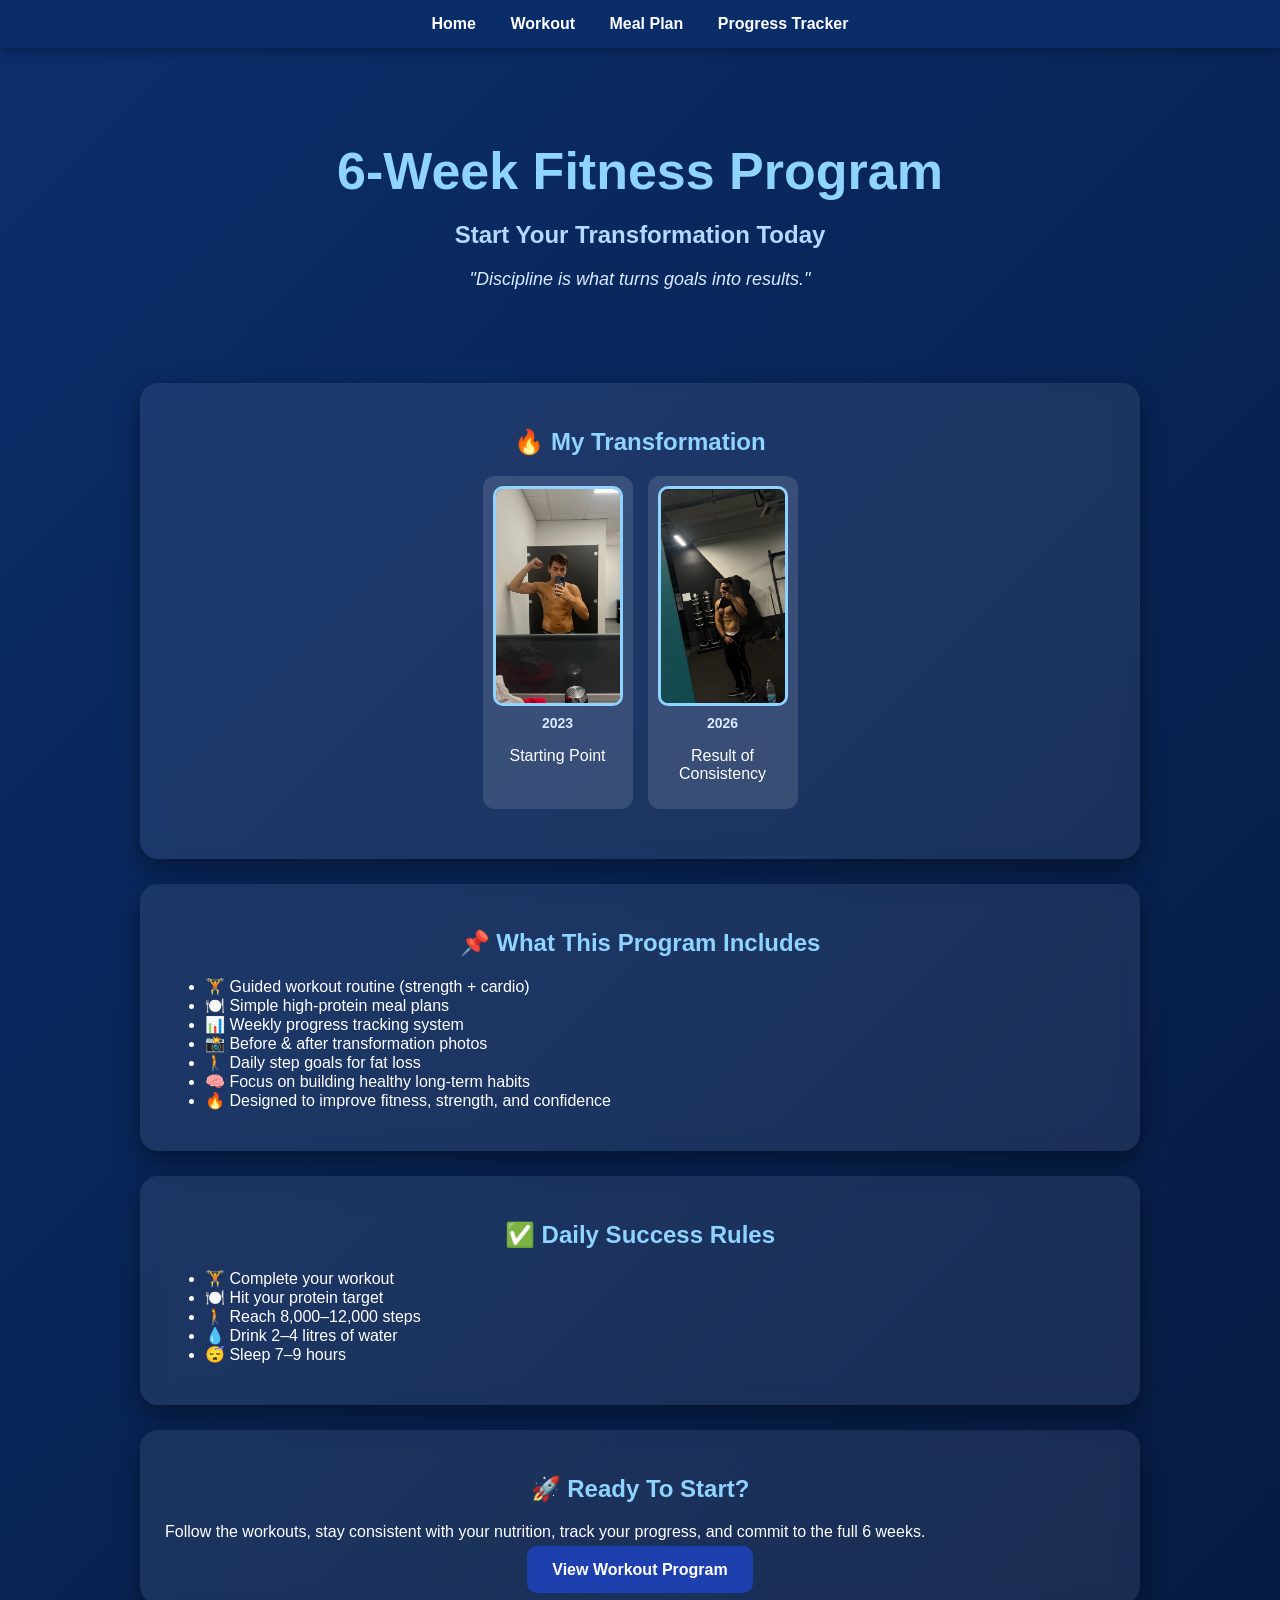
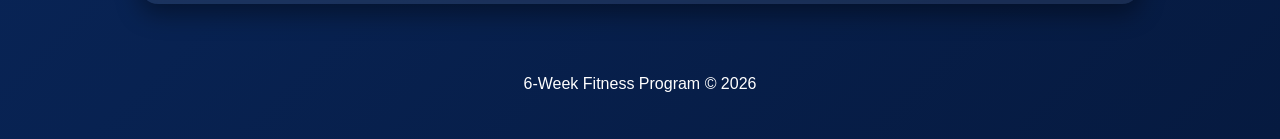
<file: index.html>
<!DOCTYPE html>
<html lang="en">
<head>
<meta charset="UTF-8">
<meta name="viewport" content="width=device-width, initial-scale=1.0">
<title>6-Week Fitness Program</title>

<link rel="stylesheet" href="style.css">

</head>
<body>

<nav>
  <a href="index.html">Home</a>
  <a href="workout.html">Workout</a>
  <a href="meals.html">Meal Plan</a>
  <a href="progress.html">Progress Tracker</a>
</nav>

<section class="hero">

  <h1>6-Week Fitness Program</h1>

  <h2>Start Your Transformation Today</h2>

  <p class="quote">
    "Discipline is what turns goals into results."
  </p>

</section>

<!-- TRANSFORMATION SECTION -->

<div class="day-card">

  <h2>🔥 My Transformation</h2>

  <div class="exercise-grid">

    <div class="exercise-card">
      <img src="before1.jpg" class="progress-photo" alt="Before">
      <h3>2023</h3>
      <p>Starting Point</p>
    </div>

    <div class="exercise-card">
      <img src="after2.jpg" class="progress-photo" alt="After">
      <h3>2026</h3>
      <p>Result of Consistency</p>
    </div>

  </div>

</div>

<!-- PROGRAM INFO -->

<div class="day-card">

  <h2>📌 What This Program Includes</h2>

  <ul>
    <li>🏋️ Guided workout routine (strength + cardio)</li>
    <li>🍽️ Simple high-protein meal plans</li>
    <li>📊 Weekly progress tracking system</li>
    <li>📸 Before & after transformation photos</li>
    <li>🚶 Daily step goals for fat loss</li>
    <li>🧠 Focus on building healthy long-term habits</li>
    <li>🔥 Designed to improve fitness, strength, and confidence</li>
  </ul>

</div>

<!-- DAILY SUCCESS RULES -->

<div class="day-card">

  <h2>✅ Daily Success Rules</h2>

  <ul>
    <li>🏋️ Complete your workout</li>
    <li>🍽️ Hit your protein target</li>
    <li>🚶 Reach 8,000–12,000 steps</li>
    <li>💧 Drink 2–4 litres of water</li>
    <li>😴 Sleep 7–9 hours</li>
  </ul>

</div>

<!-- START BUTTON -->

<div class="day-card">

  <h2>🚀 Ready To Start?</h2>

  <p>
    Follow the workouts, stay consistent with your nutrition,
    track your progress, and commit to the full 6 weeks.
  </p>

  <div style="text-align:center; margin-top:20px;">
    <a href="workout.html" style="
      background:#1e40af;
      color:white;
      padding:15px 25px;
      border-radius:10px;
      text-decoration:none;
      font-weight:bold;
    ">
      View Workout Program
    </a>
  </div>

</div>

<!-- FOOTER -->

<footer style="text-align:center; padding:30px;">
  <p>6-Week Fitness Program © 2026</p>
</footer>

</body>
</html>
</file>
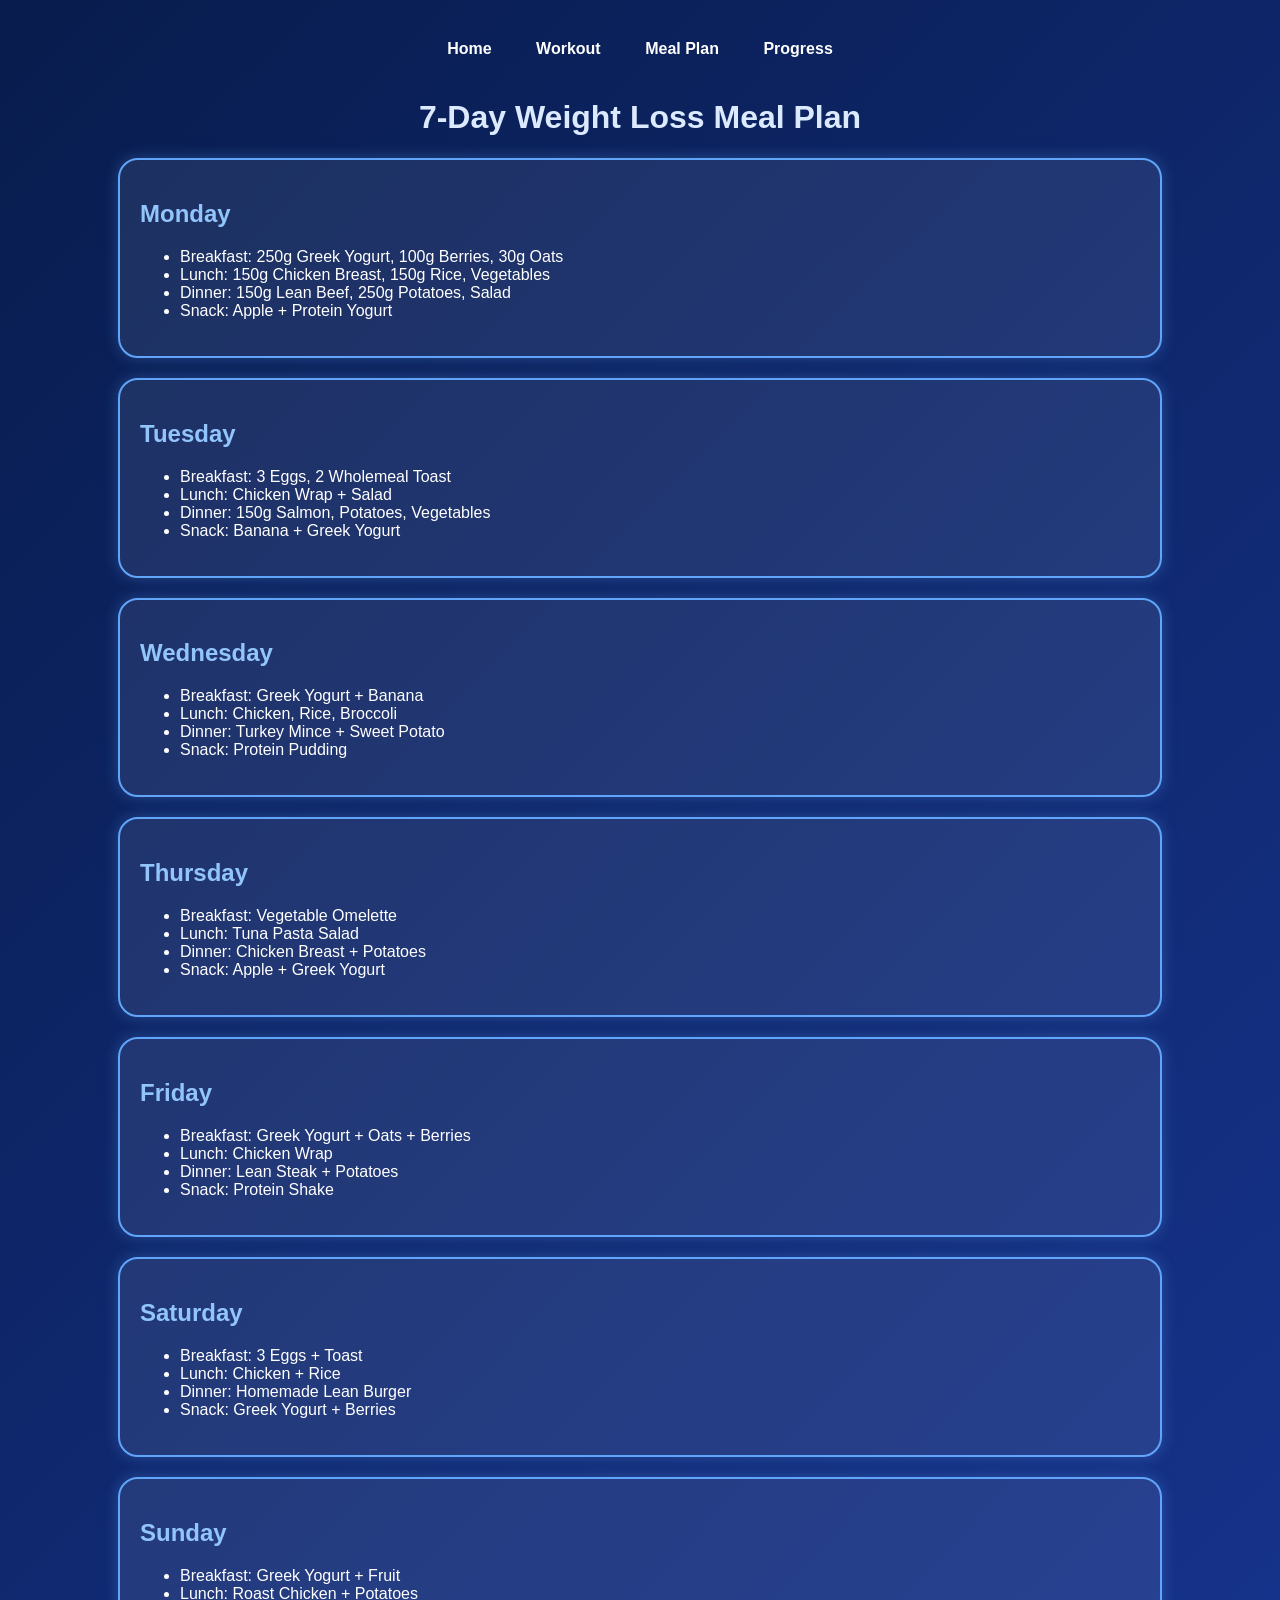
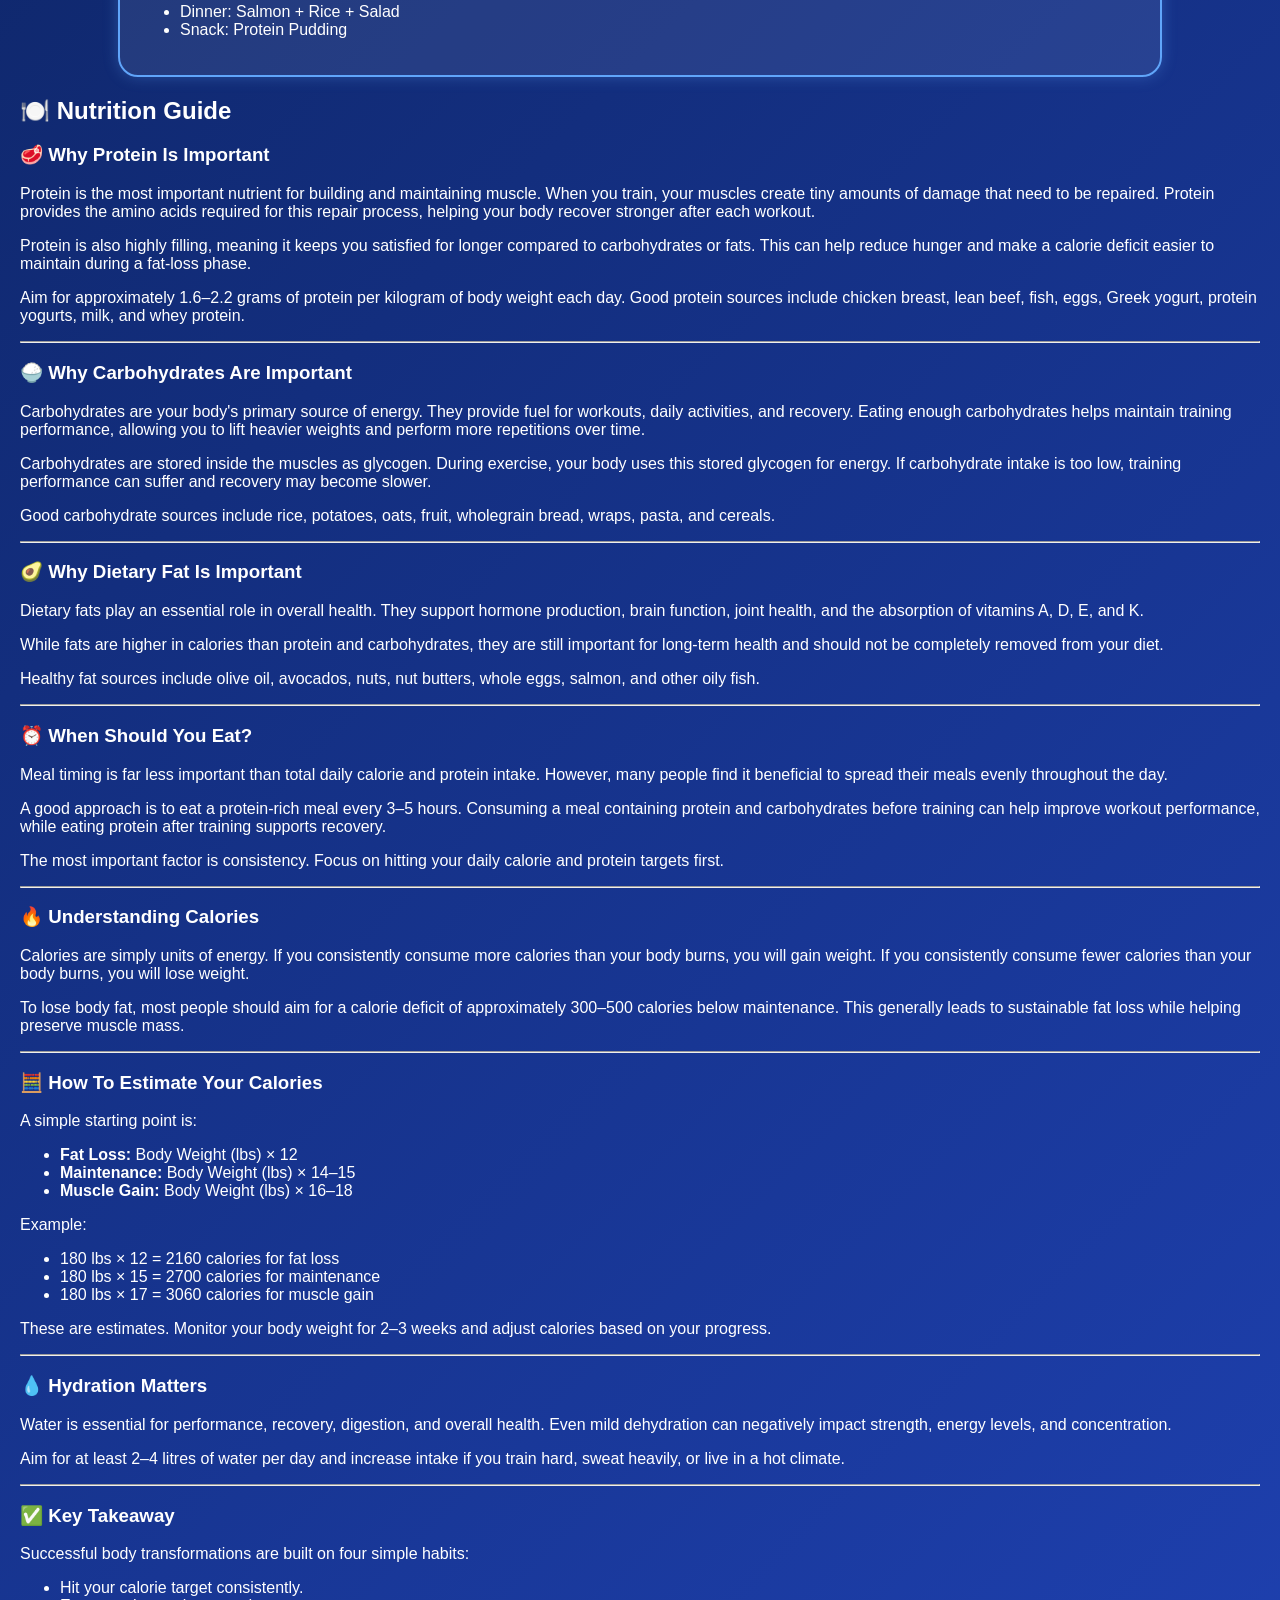
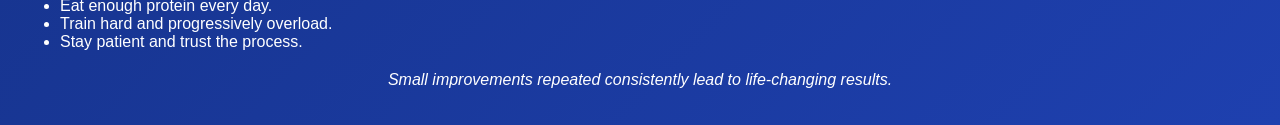
<file: meals.html>
<!DOCTYPE html>

<html lang="en">
<head>
<meta charset="UTF-8">
<meta name="viewport" content="width=device-width, initial-scale=1.0">
<title>Meal Plan</title>

<style>

body{
font-family:Arial,sans-serif;
background:linear-gradient(135deg,#081c4d,#1e40af);
color:white;
margin:0;
padding:20px;
}

nav{
text-align:center;
padding:20px;
}

nav a{
color:white;
text-decoration:none;
margin:0 20px;
font-weight:bold;
}

h1{
text-align:center;
color:#dbeafe;
}

.meal-box{
background:rgba(255,255,255,0.08);
border:2px solid #60a5fa;
border-radius:20px;
padding:20px;
margin:20px auto;
max-width:1000px;
box-shadow:0 0 15px rgba(96,165,250,.3);
}

.meal-box h2{
color:#93c5fd;
}

</style>

</head>

<body>

<nav>
<a href="index.html">Home</a>
<a href="workout.html">Workout</a>
<a href="meals.html">Meal Plan</a>
<a href="progress.html">Progress</a>
</nav>

<h1>7-Day Weight Loss Meal Plan</h1>

<div class="meal-box">
<h2>Monday</h2>
<ul>
<li>Breakfast: 250g Greek Yogurt, 100g Berries, 30g Oats</li>
<li>Lunch: 150g Chicken Breast, 150g Rice, Vegetables</li>
<li>Dinner: 150g Lean Beef, 250g Potatoes, Salad</li>
<li>Snack: Apple + Protein Yogurt</li>
</ul>
</div>

<div class="meal-box">
<h2>Tuesday</h2>
<ul>
<li>Breakfast: 3 Eggs, 2 Wholemeal Toast</li>
<li>Lunch: Chicken Wrap + Salad</li>
<li>Dinner: 150g Salmon, Potatoes, Vegetables</li>
<li>Snack: Banana + Greek Yogurt</li>
</ul>
</div>

<div class="meal-box">
<h2>Wednesday</h2>
<ul>
<li>Breakfast: Greek Yogurt + Banana</li>
<li>Lunch: Chicken, Rice, Broccoli</li>
<li>Dinner: Turkey Mince + Sweet Potato</li>
<li>Snack: Protein Pudding</li>
</ul>
</div>

<div class="meal-box">
<h2>Thursday</h2>
<ul>
<li>Breakfast: Vegetable Omelette</li>
<li>Lunch: Tuna Pasta Salad</li>
<li>Dinner: Chicken Breast + Potatoes</li>
<li>Snack: Apple + Greek Yogurt</li>
</ul>
</div>

<div class="meal-box">
<h2>Friday</h2>
<ul>
<li>Breakfast: Greek Yogurt + Oats + Berries</li>
<li>Lunch: Chicken Wrap</li>
<li>Dinner: Lean Steak + Potatoes</li>
<li>Snack: Protein Shake</li>
</ul>
</div>

<div class="meal-box">
<h2>Saturday</h2>
<ul>
<li>Breakfast: 3 Eggs + Toast</li>
<li>Lunch: Chicken + Rice</li>
<li>Dinner: Homemade Lean Burger</li>
<li>Snack: Greek Yogurt + Berries</li>
</ul>
</div>

<div class="meal-box">
<h2>Sunday</h2>
<ul>
<li>Breakfast: Greek Yogurt + Fruit</li>
<li>Lunch: Roast Chicken + Potatoes</li>
<li>Dinner: Salmon + Rice + Salad</li>
<li>Snack: Protein Pudding</li>
</ul>
</div>
<div class="day-card">

<h2>🍽️ Nutrition Guide</h2>

<h3>🥩 Why Protein Is Important</h3>

<p>
Protein is the most important nutrient for building and maintaining muscle. When you train, your muscles create tiny amounts of damage that need to be repaired. Protein provides the amino acids required for this repair process, helping your body recover stronger after each workout.
</p>

<p>
Protein is also highly filling, meaning it keeps you satisfied for longer compared to carbohydrates or fats. This can help reduce hunger and make a calorie deficit easier to maintain during a fat-loss phase.
</p>

<p>
Aim for approximately 1.6–2.2 grams of protein per kilogram of body weight each day. Good protein sources include chicken breast, lean beef, fish, eggs, Greek yogurt, protein yogurts, milk, and whey protein.
</p>

<hr>

<h3>🍚 Why Carbohydrates Are Important</h3>

<p>
Carbohydrates are your body's primary source of energy. They provide fuel for workouts, daily activities, and recovery. Eating enough carbohydrates helps maintain training performance, allowing you to lift heavier weights and perform more repetitions over time.
</p>

<p>
Carbohydrates are stored inside the muscles as glycogen. During exercise, your body uses this stored glycogen for energy. If carbohydrate intake is too low, training performance can suffer and recovery may become slower.
</p>

<p>
Good carbohydrate sources include rice, potatoes, oats, fruit, wholegrain bread, wraps, pasta, and cereals.
</p>

<hr>

<h3>🥑 Why Dietary Fat Is Important</h3>

<p>
Dietary fats play an essential role in overall health. They support hormone production, brain function, joint health, and the absorption of vitamins A, D, E, and K.
</p>

<p>
While fats are higher in calories than protein and carbohydrates, they are still important for long-term health and should not be completely removed from your diet.
</p>

<p>
Healthy fat sources include olive oil, avocados, nuts, nut butters, whole eggs, salmon, and other oily fish.
</p>

<hr>

<h3>⏰ When Should You Eat?</h3>

<p>
Meal timing is far less important than total daily calorie and protein intake. However, many people find it beneficial to spread their meals evenly throughout the day.
</p>

<p>
A good approach is to eat a protein-rich meal every 3–5 hours. Consuming a meal containing protein and carbohydrates before training can help improve workout performance, while eating protein after training supports recovery.
</p>

<p>
The most important factor is consistency. Focus on hitting your daily calorie and protein targets first.
</p>

<hr>

<h3>🔥 Understanding Calories</h3>

<p>
Calories are simply units of energy. If you consistently consume more calories than your body burns, you will gain weight. If you consistently consume fewer calories than your body burns, you will lose weight.
</p>

<p>
To lose body fat, most people should aim for a calorie deficit of approximately 300–500 calories below maintenance. This generally leads to sustainable fat loss while helping preserve muscle mass.
</p>

<hr>

<h3>🧮 How To Estimate Your Calories</h3>

<p>
A simple starting point is:
</p>

<ul>
<li><strong>Fat Loss:</strong> Body Weight (lbs) × 12</li>
<li><strong>Maintenance:</strong> Body Weight (lbs) × 14–15</li>
<li><strong>Muscle Gain:</strong> Body Weight (lbs) × 16–18</li>
</ul>

<p>
Example:
</p>

<ul>
<li>180 lbs × 12 = 2160 calories for fat loss</li>
<li>180 lbs × 15 = 2700 calories for maintenance</li>
<li>180 lbs × 17 = 3060 calories for muscle gain</li>
</ul>

<p>
These are estimates. Monitor your body weight for 2–3 weeks and adjust calories based on your progress.
</p>

<hr>

<h3>💧 Hydration Matters</h3>

<p>
Water is essential for performance, recovery, digestion, and overall health. Even mild dehydration can negatively impact strength, energy levels, and concentration.
</p>

<p>
Aim for at least 2–4 litres of water per day and increase intake if you train hard, sweat heavily, or live in a hot climate.
</p>

<hr>

<h3>✅ Key Takeaway</h3>

<p>
Successful body transformations are built on four simple habits:
</p>

<ul>
<li>Hit your calorie target consistently.</li>
<li>Eat enough protein every day.</li>
<li>Train hard and progressively overload.</li>
<li>Stay patient and trust the process.</li>
</ul>

<p style="text-align:center; font-style:italic; margin-top:20px;">
Small improvements repeated consistently lead to life-changing results.
</p>

</div>
</body>
</html>
</file>
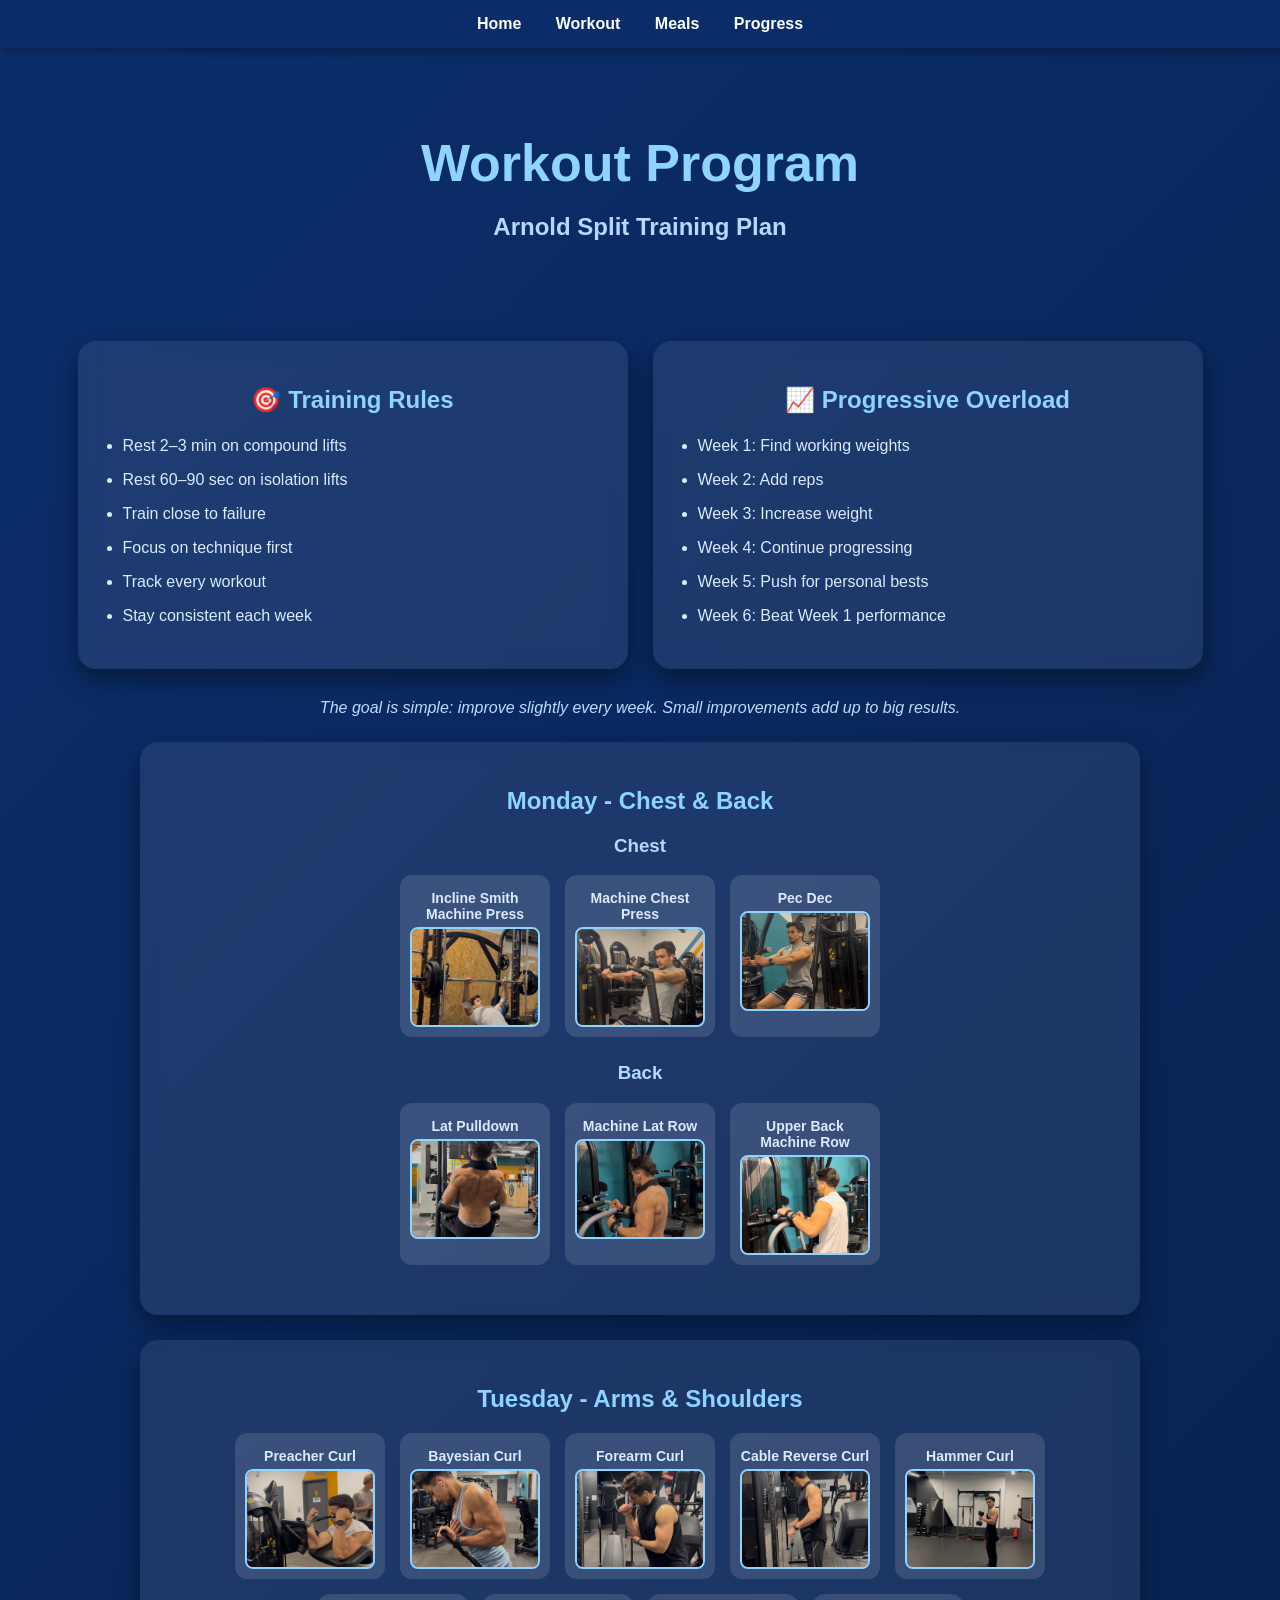
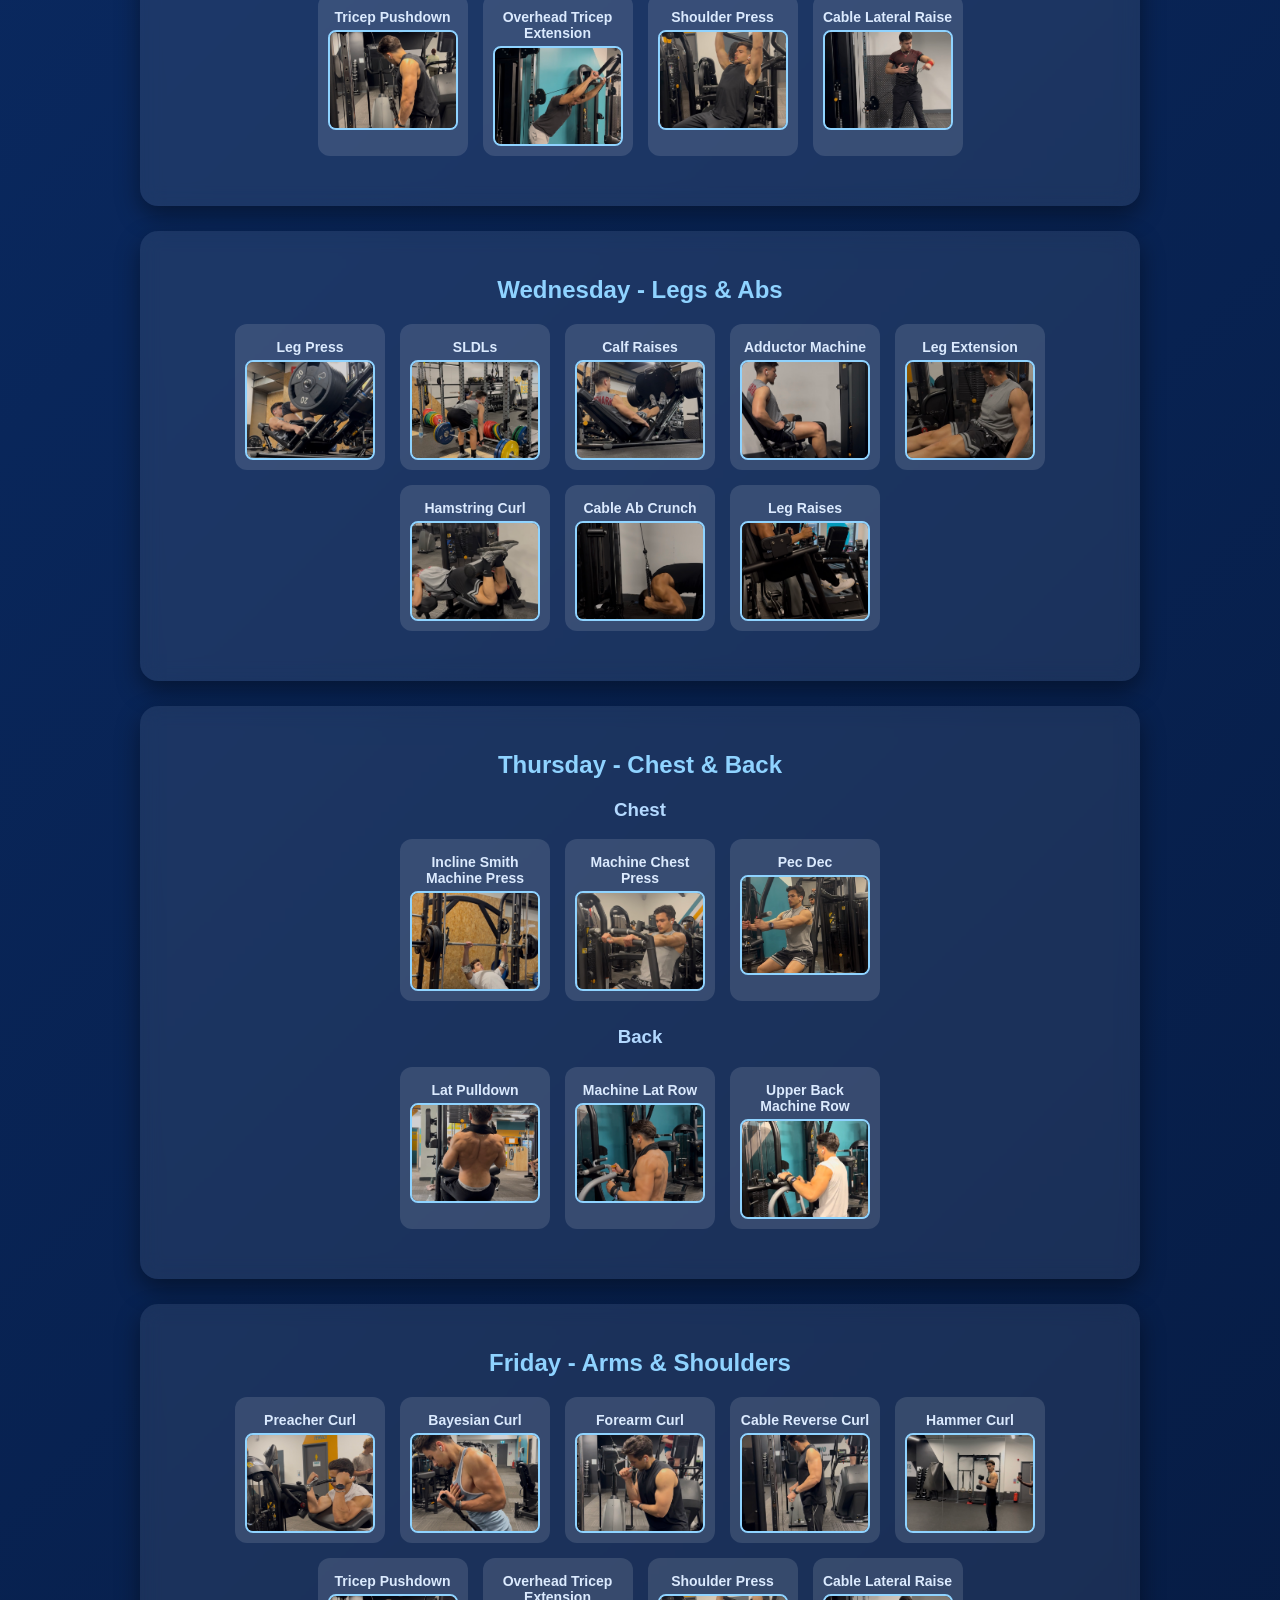
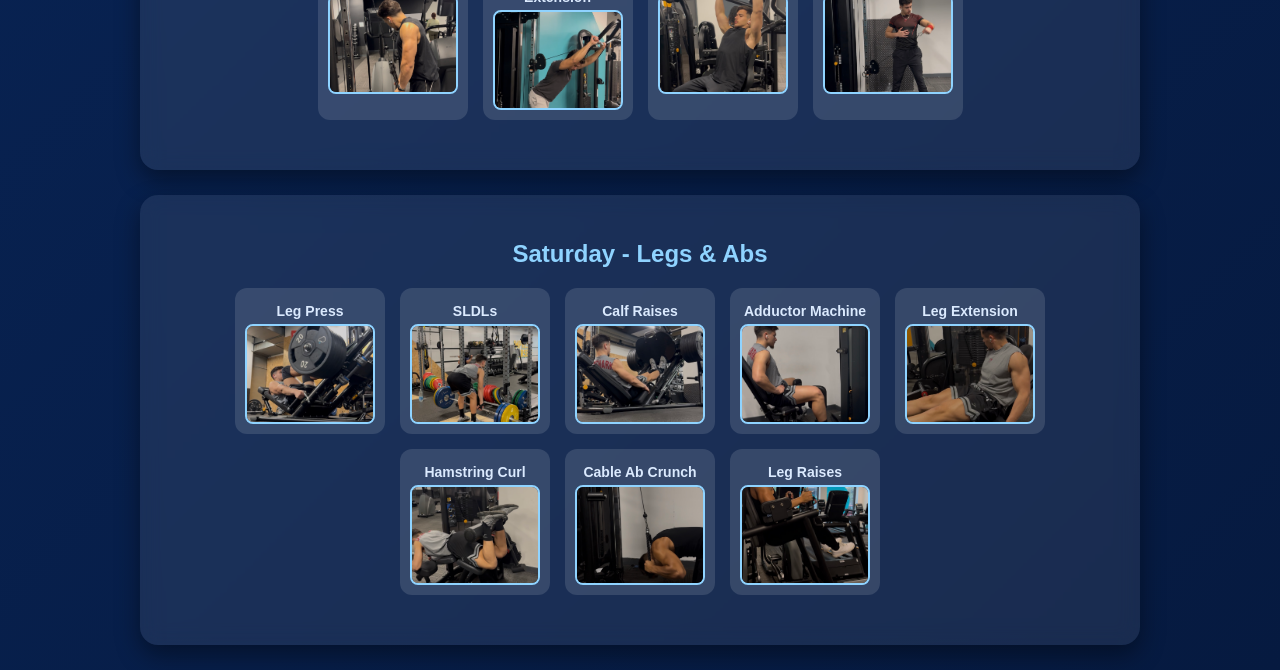
<file: workout.html>
<!DOCTYPE html>
<html lang="en">
<head>
  <meta charset="UTF-8">
  <title>Workout Program</title>
  <link rel="stylesheet" href="style.css">
</head>

<body>

<nav>
  <a href="index.html">Home</a>
  <a href="workout.html">Workout</a>
  <a href="meals.html">Meals</a>
  <a href="progress.html">Progress</a>
</nav>

<div class="hero">
  <h1>Workout Program</h1>
  <h2>Arnold Split Training Plan</h2>
</div>

<!-- TRAINING RULES -->
<div class="info-row">

  <div class="info-box">
    <h2>🎯 Training Rules</h2>
    <ul>
      <li>Rest 2–3 min on compound lifts</li>
      <li>Rest 60–90 sec on isolation lifts</li>
      <li>Train close to failure</li>
      <li>Focus on technique first</li>
      <li>Track every workout</li>
      <li>Stay consistent each week</li>
    </ul>
  </div>

  <div class="info-box">
    <h2>📈 Progressive Overload</h2>
    <ul>
      <li>Week 1: Find working weights</li>
      <li>Week 2: Add reps</li>
      <li>Week 3: Increase weight</li>
      <li>Week 4: Continue progressing</li>
      <li>Week 5: Push for personal bests</li>
      <li>Week 6: Beat Week 1 performance</li>
    </ul>
  </div>

</div>

<p style="text-align:center; margin-top:20px; color:#bfdbfe; font-style:italic;">
The goal is simple: improve slightly every week. Small improvements add up to big results.
</p>

<!-- MONDAY -->
<div class="day-card">
  <h2>Monday - Chest & Back</h2>

  <h3>Chest</h3>
  <div class="exercise-grid">
    <div class="exercise-card">
      <h3>Incline Smith Machine Press</h3>
      <img src="incline-smith.jpg" class="exercise-img">
    </div>

    <div class="exercise-card">
      <h3>Machine Chest Press</h3>
      <img src="machine-chest-press.jpg" class="exercise-img">
    </div>

    <div class="exercise-card">
      <h3>Pec Dec</h3>
      <img src="pec-dec.jpg" class="exercise-img">
    </div>
  </div>

  <h3>Back</h3>
  <div class="exercise-grid">
    <div class="exercise-card">
      <h3>Lat Pulldown</h3>
      <img src="lat-pulldown.jpg" class="exercise-img">
    </div>

    <div class="exercise-card">
      <h3>Machine Lat Row</h3>
      <img src="machine-lat-row.jpg" class="exercise-img">
    </div>

    <div class="exercise-card">
      <h3>Upper Back Machine Row</h3>
      <img src="upper-back-row.jpg" class="exercise-img">
    </div>
  </div>
</div>

<!-- TUESDAY -->
<div class="day-card">
  <h2>Tuesday - Arms & Shoulders</h2>

  <div class="exercise-grid">
    <div class="exercise-card">
      <h3>Preacher Curl</h3>
      <img src="preacher-curl.jpg" class="exercise-img">
    </div>

    <div class="exercise-card">
      <h3>Bayesian Curl</h3>
      <img src="bayesian-curl.jpg" class="exercise-img">
    </div>

    <div class="exercise-card">
      <h3>Forearm Curl</h3>
      <img src="forearm-curl.jpg" class="exercise-img">
    </div>

    <div class="exercise-card">
      <h3>Cable Reverse Curl</h3>
      <img src="cable-reverse-curl.jpg" class="exercise-img">
    </div>

    <div class="exercise-card">
      <h3>Hammer Curl</h3>
      <img src="hammer-curl.jpg" class="exercise-img">
    </div>

    <div class="exercise-card">
      <h3>Tricep Pushdown</h3>
      <img src="tricep-pushdown.jpg" class="exercise-img">
    </div>

    <div class="exercise-card">
      <h3>Overhead Tricep Extension</h3>
      <img src="overhead-tricep-extension.jpg" class="exercise-img">
    </div>

    <div class="exercise-card">
      <h3>Shoulder Press</h3>
      <img src="shoulder-press.jpg" class="exercise-img">
    </div>

    <div class="exercise-card">
      <h3>Cable Lateral Raise</h3>
      <img src="cable-lateral-raise.jpg" class="exercise-img">
    </div>
  </div>
</div>

<!-- WEDNESDAY -->
<div class="day-card">
  <h2>Wednesday - Legs & Abs</h2>

  <div class="exercise-grid">
    <div class="exercise-card">
      <h3>Leg Press</h3>
      <img src="leg-press.jpg" class="exercise-img">
    </div>

    <div class="exercise-card">
      <h3>SLDLs</h3>
      <img src="sldl.jpg" class="exercise-img">
    </div>

    <div class="exercise-card">
      <h3>Calf Raises</h3>
      <img src="calf-raises.jpg" class="exercise-img">
    </div>

    <div class="exercise-card">
      <h3>Adductor Machine</h3>
      <img src="adductor-machine.jpg" class="exercise-img">
    </div>

    <div class="exercise-card">
      <h3>Leg Extension</h3>
      <img src="leg-extension.jpg" class="exercise-img">
    </div>

    <div class="exercise-card">
      <h3>Hamstring Curl</h3>
      <img src="hamstring-curl.jpg" class="exercise-img">
    </div>

    <div class="exercise-card">
      <h3>Cable Ab Crunch</h3>
      <img src="cable-ab-crunch.jpg" class="exercise-img">
    </div>

    <div class="exercise-card">
      <h3>Leg Raises</h3>
      <img src="leg-raises.jpg" class="exercise-img">
    </div>
  </div>
</div>

<!-- THURSDAY -->
<div class="day-card">
  <h2>Thursday - Chest & Back</h2>

  <h3>Chest</h3>
  <div class="exercise-grid">
    <div class="exercise-card">
      <h3>Incline Smith Machine Press</h3>
      <img src="incline-smith.jpg" class="exercise-img">
    </div>

    <div class="exercise-card">
      <h3>Machine Chest Press</h3>
      <img src="machine-chest-press.jpg" class="exercise-img">
    </div>

    <div class="exercise-card">
      <h3>Pec Dec</h3>
      <img src="pec-dec.jpg" class="exercise-img">
    </div>
  </div>

  <h3>Back</h3>
  <div class="exercise-grid">
    <div class="exercise-card">
      <h3>Lat Pulldown</h3>
      <img src="lat-pulldown.jpg" class="exercise-img">
    </div>

    <div class="exercise-card">
      <h3>Machine Lat Row</h3>
      <img src="machine-lat-row.jpg" class="exercise-img">
    </div>

    <div class="exercise-card">
      <h3>Upper Back Machine Row</h3>
      <img src="upper-back-row.jpg" class="exercise-img">
    </div>
  </div>
</div>

<!-- FRIDAY -->
<div class="day-card">
  <h2>Friday - Arms & Shoulders</h2>

  <div class="exercise-grid">
    <div class="exercise-card">
      <h3>Preacher Curl</h3>
      <img src="preacher-curl.jpg" class="exercise-img">
    </div>

    <div class="exercise-card">
      <h3>Bayesian Curl</h3>
      <img src="bayesian-curl.jpg" class="exercise-img">
    </div>

    <div class="exercise-card">
      <h3>Forearm Curl</h3>
      <img src="forearm-curl.jpg" class="exercise-img">
    </div>

    <div class="exercise-card">
      <h3>Cable Reverse Curl</h3>
      <img src="cable-reverse-curl.jpg" class="exercise-img">
    </div>

    <div class="exercise-card">
      <h3>Hammer Curl</h3>
      <img src="hammer-curl.jpg" class="exercise-img">
    </div>

    <div class="exercise-card">
      <h3>Tricep Pushdown</h3>
      <img src="tricep-pushdown.jpg" class="exercise-img">
    </div>

    <div class="exercise-card">
      <h3>Overhead Tricep Extension</h3>
      <img src="overhead-tricep-extension.jpg" class="exercise-img">
    </div>

    <div class="exercise-card">
      <h3>Shoulder Press</h3>
      <img src="shoulder-press.jpg" class="exercise-img">
    </div>

    <div class="exercise-card">
      <h3>Cable Lateral Raise</h3>
      <img src="cable-lateral-raise.jpg" class="exercise-img">
    </div>
  </div>
</div>

<!-- SATURDAY -->
<div class="day-card">
  <h2>Saturday - Legs & Abs</h2>

  <div class="exercise-grid">
    <div class="exercise-card">
      <h3>Leg Press</h3>
      <img src="leg-press.jpg" class="exercise-img">
    </div>

    <div class="exercise-card">
      <h3>SLDLs</h3>
      <img src="sldl.jpg" class="exercise-img">
    </div>

    <div class="exercise-card">
      <h3>Calf Raises</h3>
      <img src="calf-raises.jpg" class="exercise-img">
    </div>

    <div class="exercise-card">
      <h3>Adductor Machine</h3>
      <img src="adductor-machine.jpg" class="exercise-img">
    </div>

    <div class="exercise-card">
      <h3>Leg Extension</h3>
      <img src="leg-extension.jpg" class="exercise-img">
    </div>

    <div class="exercise-card">
      <h3>Hamstring Curl</h3>
      <img src="hamstring-curl.jpg" class="exercise-img">
    </div>

    <div class="exercise-card">
      <h3>Cable Ab Crunch</h3>
      <img src="cable-ab-crunch.jpg" class="exercise-img">
    </div>

    <div class="exercise-card">
      <h3>Leg Raises</h3>
      <img src="leg-raises.jpg" class="exercise-img">
    </div>
  </div>
</div>

</body>
</html>
</file>
<file: style.css>
* {
  box-sizing: border-box;
}

/* PAGE */
body {
  font-family: Arial, sans-serif;
  margin: 0;
  color: white;
  overflow-x: hidden;
  min-height: 100vh;

  /* CLEAN BLUE THEME */
  background: linear-gradient(135deg, #0b2e6b, #061a40);
}

/* NAVIGATION */
nav {
  background: rgba(11, 46, 107, 0.9);
  padding: 15px;
  text-align: center;
  position: sticky;
  top: 0;
  z-index: 100;
  box-shadow: 0 3px 10px rgba(0,0,0,0.3);
}

nav a {
  color: white;
  margin: 0 15px;
  text-decoration: none;
  font-weight: bold;
  transition: 0.3s;
}

nav a:hover {
  color: #8fd3ff;
}

/* HERO */
.hero {
  text-align: center;
  padding: 50px 20px;
}

.hero h1 {
  font-size: 52px;
  font-weight: 900;
  color: #8fd3ff;
  margin-bottom: 10px;
}

.hero h2 {
  color: #b3d9ff;
  margin-bottom: 20px;
}

.quote {
  font-size: 18px;
  color: #dbeafe;
  font-style: italic;
}

/* INFO BOXES */
.info-row {
  display: flex;
  justify-content: center;
  align-items: stretch;
  gap: 25px;
  max-width: 1200px;
  margin: 30px auto;
  padding: 0 20px;
  flex-wrap: wrap;
}

.info-box {
  flex: 1;
  min-width: 320px;
  max-width: 550px;

  background: rgba(255, 255, 255, 0.08);
  backdrop-filter: blur(10px);

  color: white;
  padding: 25px;
  border-radius: 18px;
  box-shadow: 0 10px 25px rgba(0,0,0,.4);
}

.info-box h2 {
  text-align: center;
  margin-bottom: 20px;
  color: #8fd3ff;
  font-weight: bold;
}

.info-box ul {
  padding-left: 20px;
}

.info-box li {
  margin-bottom: 10px;
  line-height: 1.5;
  color: #dbeafe;
  font-weight: 500;
}

/* WORKOUT SECTION (FIXED READABILITY) */
.workout-section {
  max-width: 1000px;
  margin: 30px auto;
  padding: 25px;
  border-radius: 18px;

  background: rgba(255, 255, 255, 0.08);
  backdrop-filter: blur(10px);

  color: white;
  box-shadow: 0 10px 25px rgba(0,0,0,0.4);
}

.workout-section h2 {
  color: #8fd3ff;
  text-align: center;
}

.workout-section p,
.workout-section li {
  color: #dbeafe;
  line-height: 1.6;
}

/* DAY CARDS */
.day-card {
  max-width: 1000px;
  margin: 25px auto;
  background: rgba(255, 255, 255, 0.08);
  backdrop-filter: blur(10px);

  color: white;
  padding: 25px;
  border-radius: 18px;
  box-shadow: 0 10px 25px rgba(0,0,0,0.4);
}

.day-card h2 {
  text-align: center;
  margin-bottom: 20px;
  color: #8fd3ff;
}

.day-card h3 {
  text-align: center;
  color: #b3d9ff;
}

/* EXERCISE GRID */
.exercise-grid {
  display: flex;
  flex-wrap: wrap;
  justify-content: center;
  gap: 15px;
  margin-bottom: 25px;
}

/* EXERCISE CARDS */
.exercise-card {
  width: 150px;
  background: rgba(255,255,255,0.12);
  padding: 10px;
  border-radius: 12px;
  text-align: center;
  transition: 0.3s;
}

.exercise-card:hover {
  transform: translateY(-3px);
}

.exercise-card h3 {
  font-size: 14px;
  margin: 5px 0;
  color: #dbeafe;
}

/* EXERCISE IMAGES */
.exercise-img {
  width: 100%;
  height: 100px;
  object-fit: cover;
  border-radius: 8px;
  display: block;
  margin-top: 5px;
  border: 2px solid #8fd3ff;
}

/* PROGRESS SECTION */
.progress-grid {
  display: flex;
  justify-content: center;
  gap: 20px;
  flex-wrap: wrap;
}

.progress-card {
  width: 180px;
  background: rgba(255,255,255,0.12);
  padding: 10px;
  border-radius: 15px;
  text-align: center;
}

.progress-card h3 {
  color: #dbeafe;
  margin-top: 10px;
}

.progress-photo {
  width: 100%;
  height: 220px;
  object-fit: cover;
  border-radius: 10px;
  border: 3px solid #8fd3ff;
}

/* MOBILE */
@media (max-width: 768px) {

  .hero h1 {
    font-size: 38px;
  }

  .hero h2 {
    font-size: 22px;
  }

  .exercise-card {
    width: 130px;
  }

  .exercise-img {
    height: 90px;
  }

  .progress-card {
    width: 150px;
  }

  .progress-photo {
    height: 190px;
  }

  .info-row {
    flex-direction: column;
    align-items: center;
  }

  .info-box {
    min-width: 100%;
  }
}
</file>
